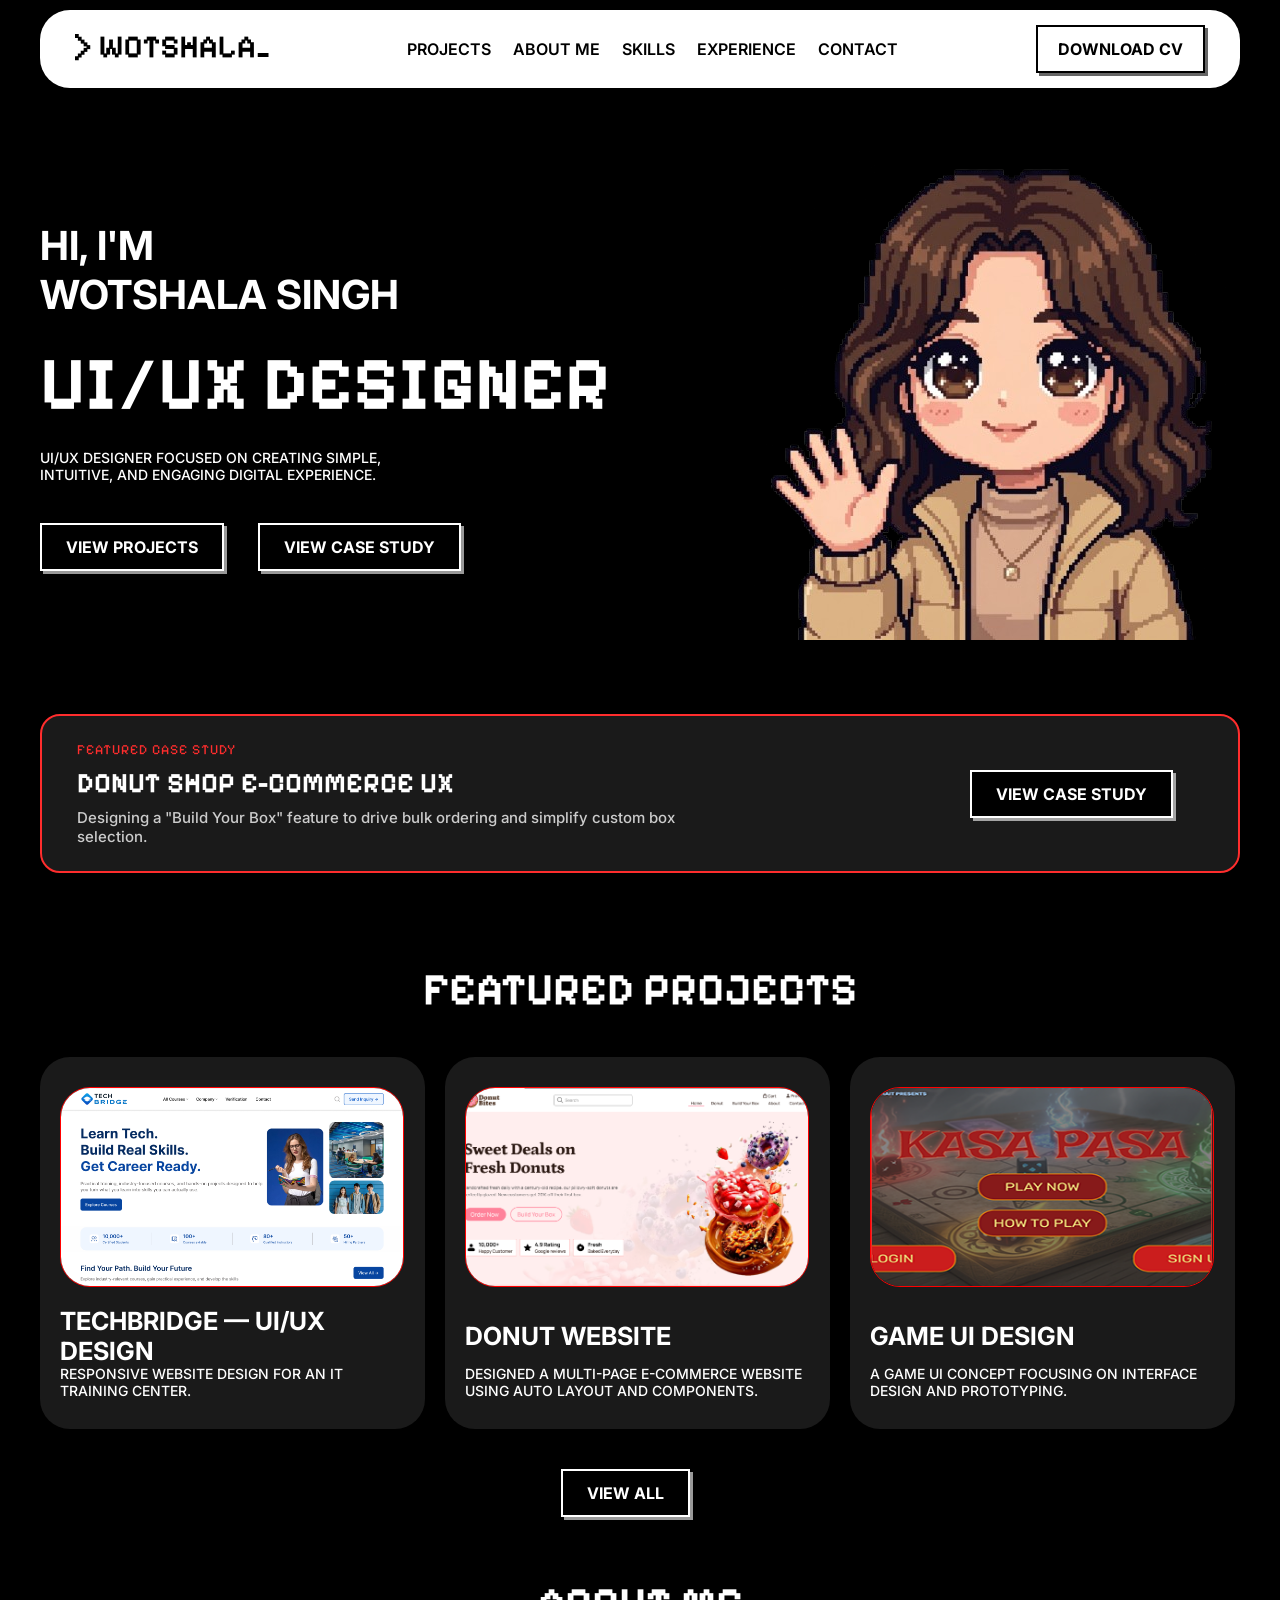
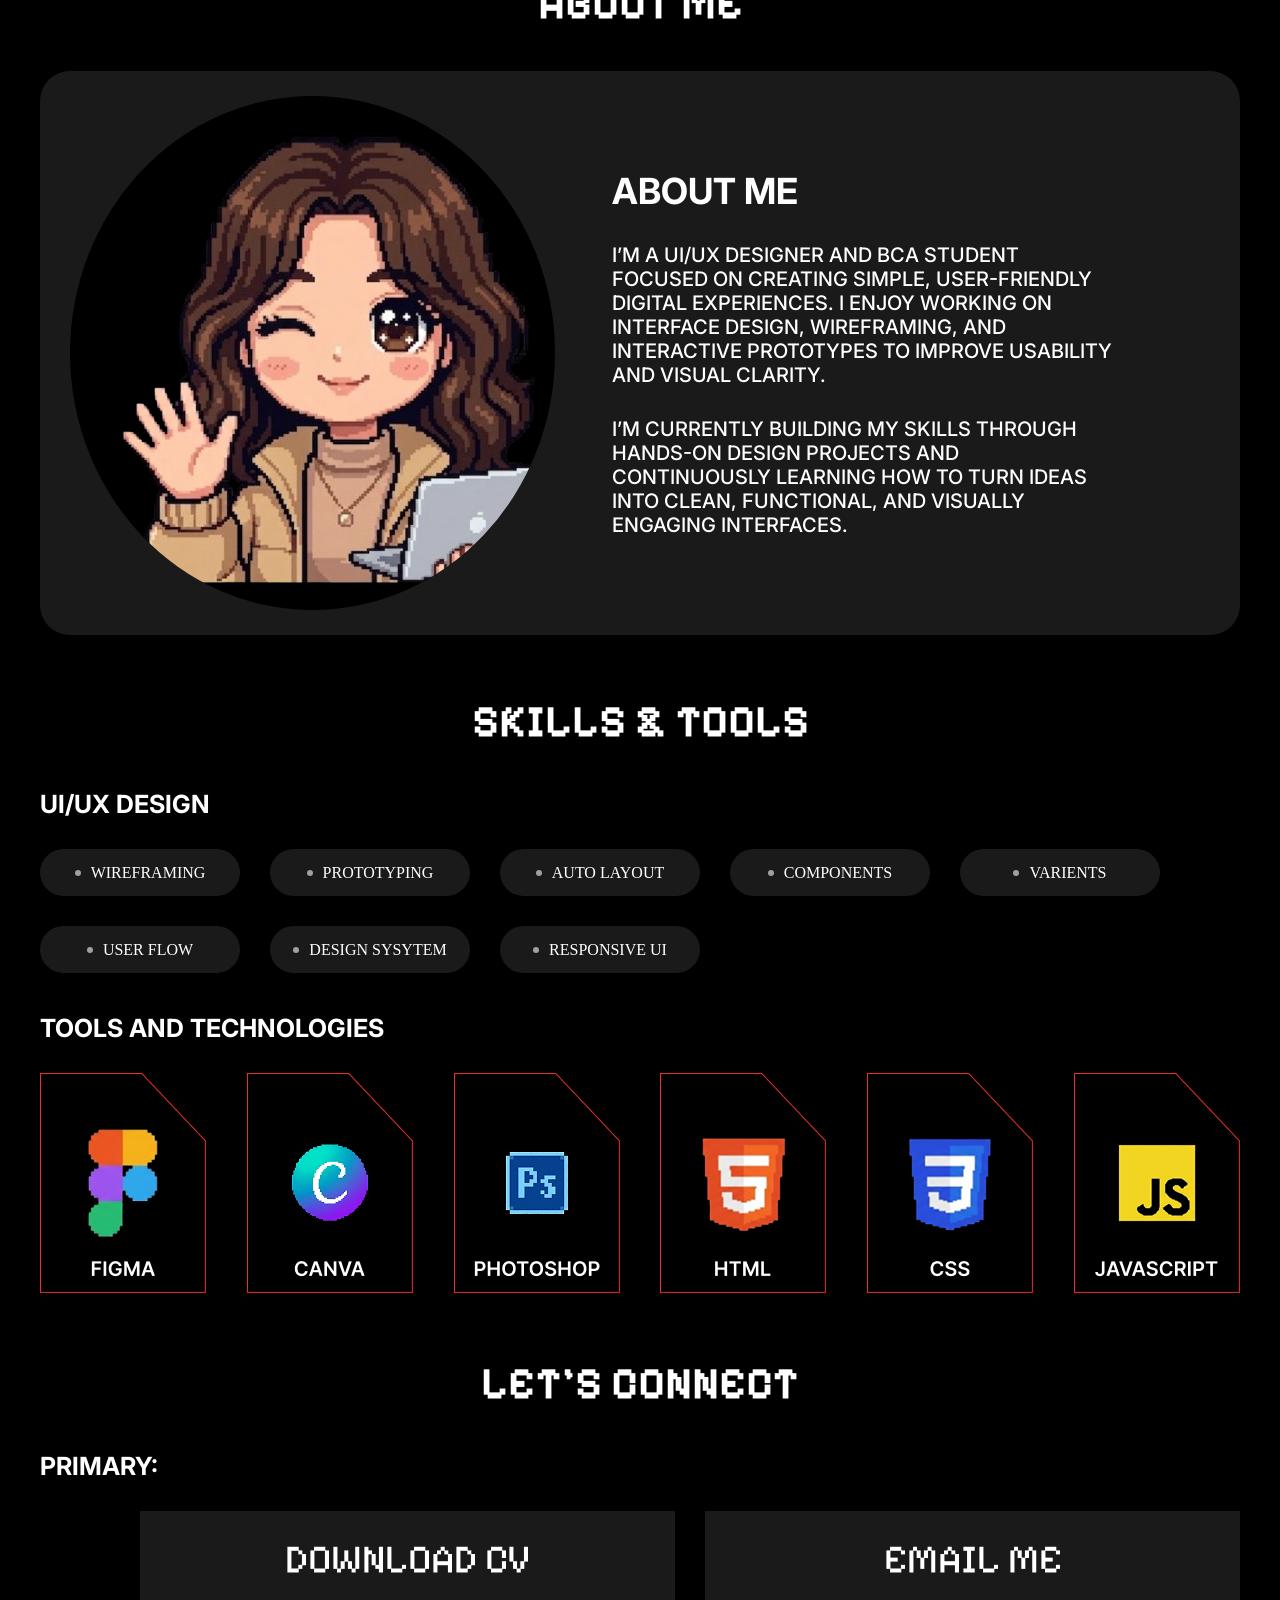
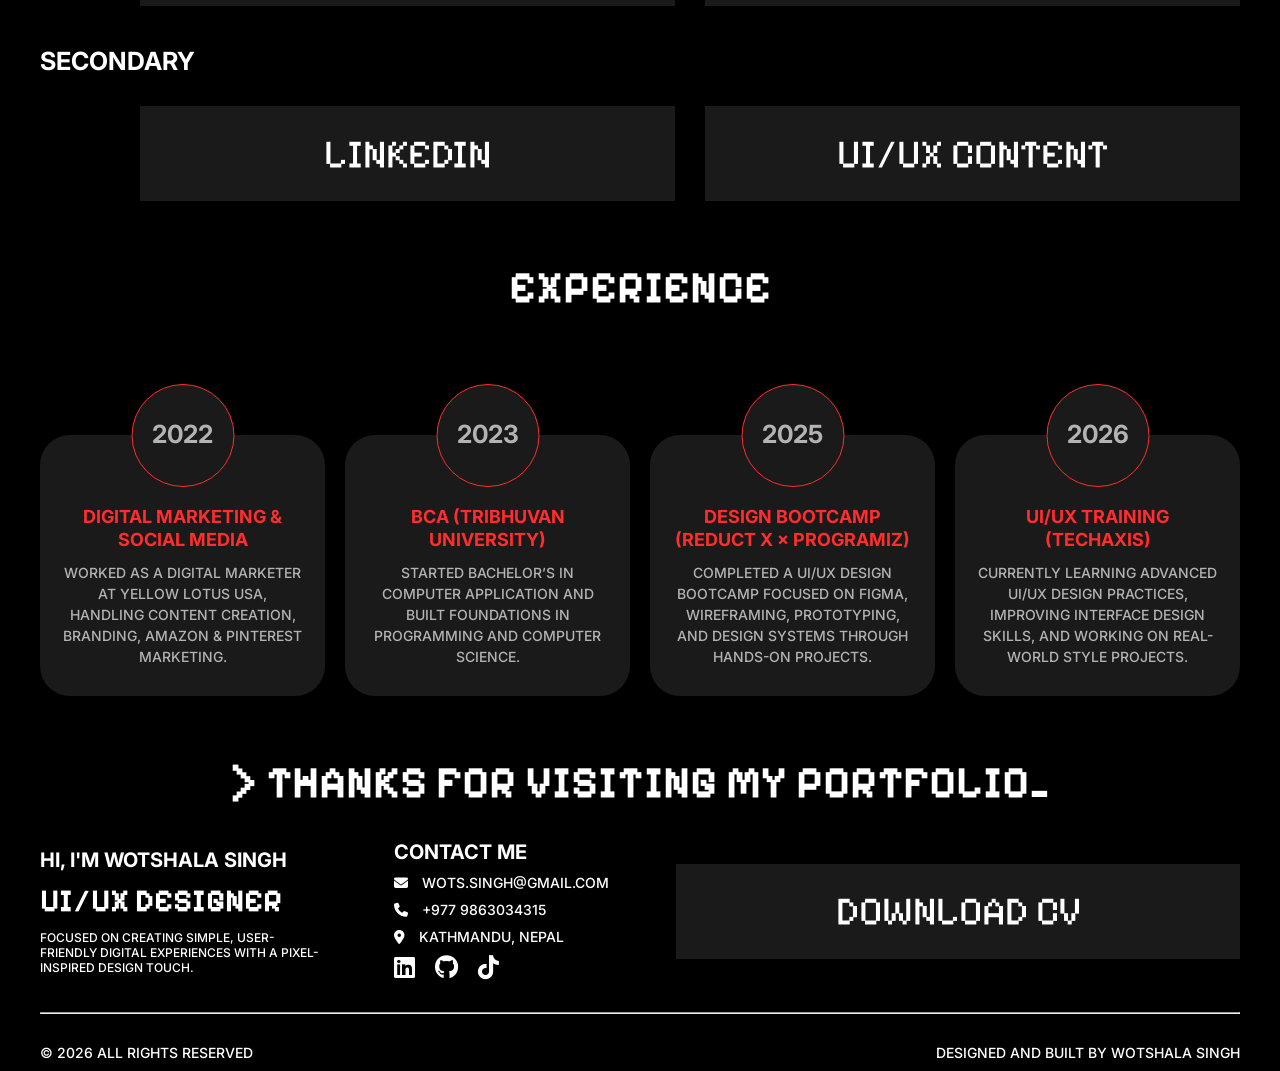
<file: index.html>
<!DOCTYPE html>
<html lang="en">
<head>
    <meta charset="UTF-8">
    <meta name="viewport" content="width=device-width, initial-scale=1.0">
    <link rel="preconnect" href="https://fonts.googleapis.com">
<link rel="preconnect" href="https://fonts.gstatic.com" crossorigin>
<link href="https://fonts.googleapis.com/css2?family=Inter:wght@400;500;600;700&family=Pixelify+Sans:wght@400;500;600;700&display=swap" rel="stylesheet">
<link rel="stylesheet" href="https://cdnjs.cloudflare.com/ajax/libs/font-awesome/6.5.2/css/all.min.css">
    <link rel="stylesheet" href="style.css">
    <script src="script.js"></script>
    <title>My Portfolio</title>
</head>
<body>
    <div class="container">
    <nav class="navbar">
        <div class="logo">
            <img src="assets/images/logo.png" alt="logo">
        </div>
        <ul class="menu">
            <li><a href="projects.html">Projects</a></li>
            <li><a href="#about">About Me</a></li>
            <li><a href="#skills">Skills</a></li>
            <li><a href="#experience">Experience</a></li>
            <li><a href="#contact">Contact</a></li>
        </ul>
            <a href="assets/Wotshala Singh - CV.pdf" download class="nav-btn">
    Download CV
</a>
    </nav>
    
        <section class="hero">
            <div class="hero-text">
                <h2>Hi, I'm <br>Wotshala Singh</h2>
                <h1>UI/Ux Designer</h1>
                <p>UI/UX designer focused on creating simple, intuitive, and engaging digital experience.</p>
               <div class="hero-buttons">
                    <a href="#projects" class="btn">View Projects</a>
                    <a href="case-study.html" class="btn">VIEW CASE STUDY</a>
                </div>

            </div>
            <div class="hero-img">
                <img src="assets/images/me.png" alt="">
            </div>

        </section>
        <!-- Place this immediately after </section> of class="hero" -->
<div class="case-study-banner">
    <div class="cs-content">
        <span class="cs-tag">FEATURED CASE STUDY</span>
        <h3>Donut Shop E-Commerce UX</h3>
        <p>Designing a "Build Your Box" feature to drive bulk ordering and simplify custom box selection.</p>
    </div>
    <a href="case-study.html" class="btn">VIEW CASE STUDY</a>
</div>
        <section class="featured" id="projects">
            <h3>Featured Projects</h3>
            <div class="project-section">
                <a href="https://www.figma.com/design/c3kgLEFLV454n7iindOs1x/Training-Center?node-id=45-231&t=j2LGIFYNLDsam4MR-1"
   class="project-card figma" target="_blank">
    <img src="assets/images/TechBridge.PNG"
         alt="TechBridge website design" class="project-img">
    <h4>TechBridge — UI/UX Design</h4>
    <p>Responsive website design for an IT training center.</p>
</a>
                 <a href="https://www.figma.com/proto/E8J9JEf1CbyE6cIZruC7QV/Donut-Bites?page-id=0%3A1&node-id=24-239&viewport=-265%2C414%2C0.14&t=wW81S4xq5Gc1wgFB-1&scaling=min-zoom&content-scaling=fixed&starting-point-node-id=24%3A239" target="_blank" class="project-card figma">
                    <img src="assets/images/donute.PNG" alt="Donut-website" class="project-img">
                    <h4>Donut Website</h4>
                    <p>Designed a multi-page e-commerce website using Auto Layout and Components.</p>
                </a>
                <a href="https://www.figma.com/design/viQHq7VI77I0lXWskKehPt/Langur-Burja?node-id=0-1&t=ymjbotES6abds46z-1" class="project-card">
                <img src="assets/images/game.png" alt="game ui" class="project-img">
                <h4>game ui design</h4>
                <p>A game UI concept focusing on interface design and prototyping.</p>
                </a>
            </div>
            <a href="projects.html" class="btn viewbtn">View all</a>
        </section>
        <section class="about" id="about">
            <h3>About me</h3>
            <div class="about-section">
                <img src="assets/images/me2.png" alt="me2" class="me2">
                <div class="right-txt">
                <h4>About me</h4>
                <p>I’m a UI/UX designer and BCA student focused on creating simple, user-friendly digital experiences. I enjoy working on interface design, wireframing, and interactive prototypes to improve usability and visual clarity.</p>

                <p>I’m currently building my skills through hands-on design projects and continuously learning how to turn ideas into clean, functional, and visually engaging interfaces.</p>
                </div>
            </div>
        </section>
        <section class="skills" id="skills">
            <h3>Skills & tools</h3>
            <div class="uiux ">
                <h4>UI/UX design</h4>
                <ul>
                    <li>wireframing</li>
                    <li>prototyping</li>
                    <li>auto layout</li>
                    <li>components</li>
                    <li>varients</li>
                    <li>user flow</li>
                    <li>design sysytem</li>
                    <li>responsive ui</li>
                </ul>
            </div>
            <div class="tools">
                <h4>Tools and technologies</h4>
                <div class="tool-grid ">

                <div class="tool-card"><img src="assets/images/figma.png" alt=""></div>
                <div class="tool-card"><img src="assets/images/canva.png" alt=""></div>
                <div class="tool-card"><img src="assets/images/photoshop.png" alt=""></div>
                <div class="tool-card"><img src="assets/images/html.png" alt=""></div>
                <div class="tool-card"><img src="assets/images/css.png" alt=""></div>
                <div class="tool-card"><img src="assets/images/js.png" alt=""></div>

            </div>
            </div>
        </section>
        <section class="connect" id="contact">
            <h3>Let's connect</h3>
            <div class="pri">
                <h4>Primary:</h4>
                <div class="btn2">
                    <a href="assets/Wotshala Singh - CV.pdf" download class="big-btn">
                       Download CV
                    </a>
                    <a href="mailto:wots.singh@gmail.com" class="big-btn">
                         Email me
                    </a>
                </div>
            </div>
            <div class="sec">
                <h4>Secondary</h4>
                <div class="btn2">
                    <a href="https://www.linkedin.com/in/wotshala-singh-136472245" target="_blank" class="big-btn">
                       LinkedIn
                    </a>
                    <a href="https://www.tiktok.com/@design_with_w?_r=1&_t=ZS-97HQxkFeKbV" target="_blank" class="big-btn">
                        UI/UX Content
                    </a>
                </div>
            </div>
        </section>
        <section class="experience" id="experience">
            <h3>Experience</h3>

            <div class="timeline">

                <div class="timeline-card">
                    <p class="year">2022</p>
                    <h4>Digital Marketing & Social Media</h4>
                    <p>Worked as a Digital Marketer at Yellow Lotus USA, handling content creation, branding, Amazon & Pinterest marketing.</p>
                </div>

                <div class="timeline-card">
                    <p class="year">2023</p>
                    <h4>BCA (Tribhuvan University)</h4>
                    <p>Started Bachelor’s in Computer Application and built foundations in programming and computer science.</p>
                </div>

                <div class="timeline-card">
                    <p class="year">2025</p>
                    <h4>Design Bootcamp (Reduct X × Programiz)</h4>
                    <p>Completed a UI/UX design bootcamp focused on Figma, wireframing, prototyping, and design systems through hands-on projects.</p>
                </div>

                <div class="timeline-card">
                    <p class="year">2026</p>
                    <h4>UI/UX Training (TechAxis)</h4>
                    <p>Currently learning advanced UI/UX design practices, improving interface design skills, and working on real-world style projects.</p>
                </div>

        </div>
        </section>
        <footer>
            <h3>> Thanks for visiting my portfolio_</h3>
            <div class="footer-content">
                    <div class="myinfo-footer">
                    <h4>HI, I'M Wotshala Singh</h4>
                    <h3>UI/UX Designer</h3>
                    <p>Focused on creating simple, user-friendly digital experiences with a pixel-inspired design touch.</p>
                </div>
                <div class="contact-info">
                    <h4>Contact me</h4>
                    <p>
                        <a href="mailto:wots.singh@gmail.com">
                            <i class="fa-solid fa-envelope"></i> wots.singh@gmail.com
                        </a>
                    </p>

                    <p>
                        <a href="tel:+9779863034315">
                            <i class="fa-solid fa-phone"></i> +977 9863034315
                        </a>
                    </p>

                    <p>
                        <i class="fa-solid fa-location-dot"></i> Kathmandu, Nepal
                    </p>
                    <div class="social-media">
                   <a href="https://www.linkedin.com/in/wotshala-singh-136472245" target="_blank">
                       <i class="fa-brands fa-linkedin"></i>
                    </a>

                <a href="https://github.com/Wotshala" target="_blank">
                    <i class="fa-brands fa-github"></i>
                </a>

                <a href="https://www.tiktok.com/@design_with_w?_r=1&_t=ZS-97HQxkFeKbV" target="_blank">
                     <i class="fa-brands fa-tiktok"></i>
                </a>
                </div>
                </div>
                
                
                <a href="assets/Wotshala Singh - CV.pdf" download class="big-btn">
                       Download CV
                    </a>
            </div>
            <hr>
            <div class="bottom">
                <p>© 2026 All Rights Reserved</p>
                <p>designed and built by Wotshala Singh</p>
            </div>
    </footer>
    </div>
</body>
</html>
</file>
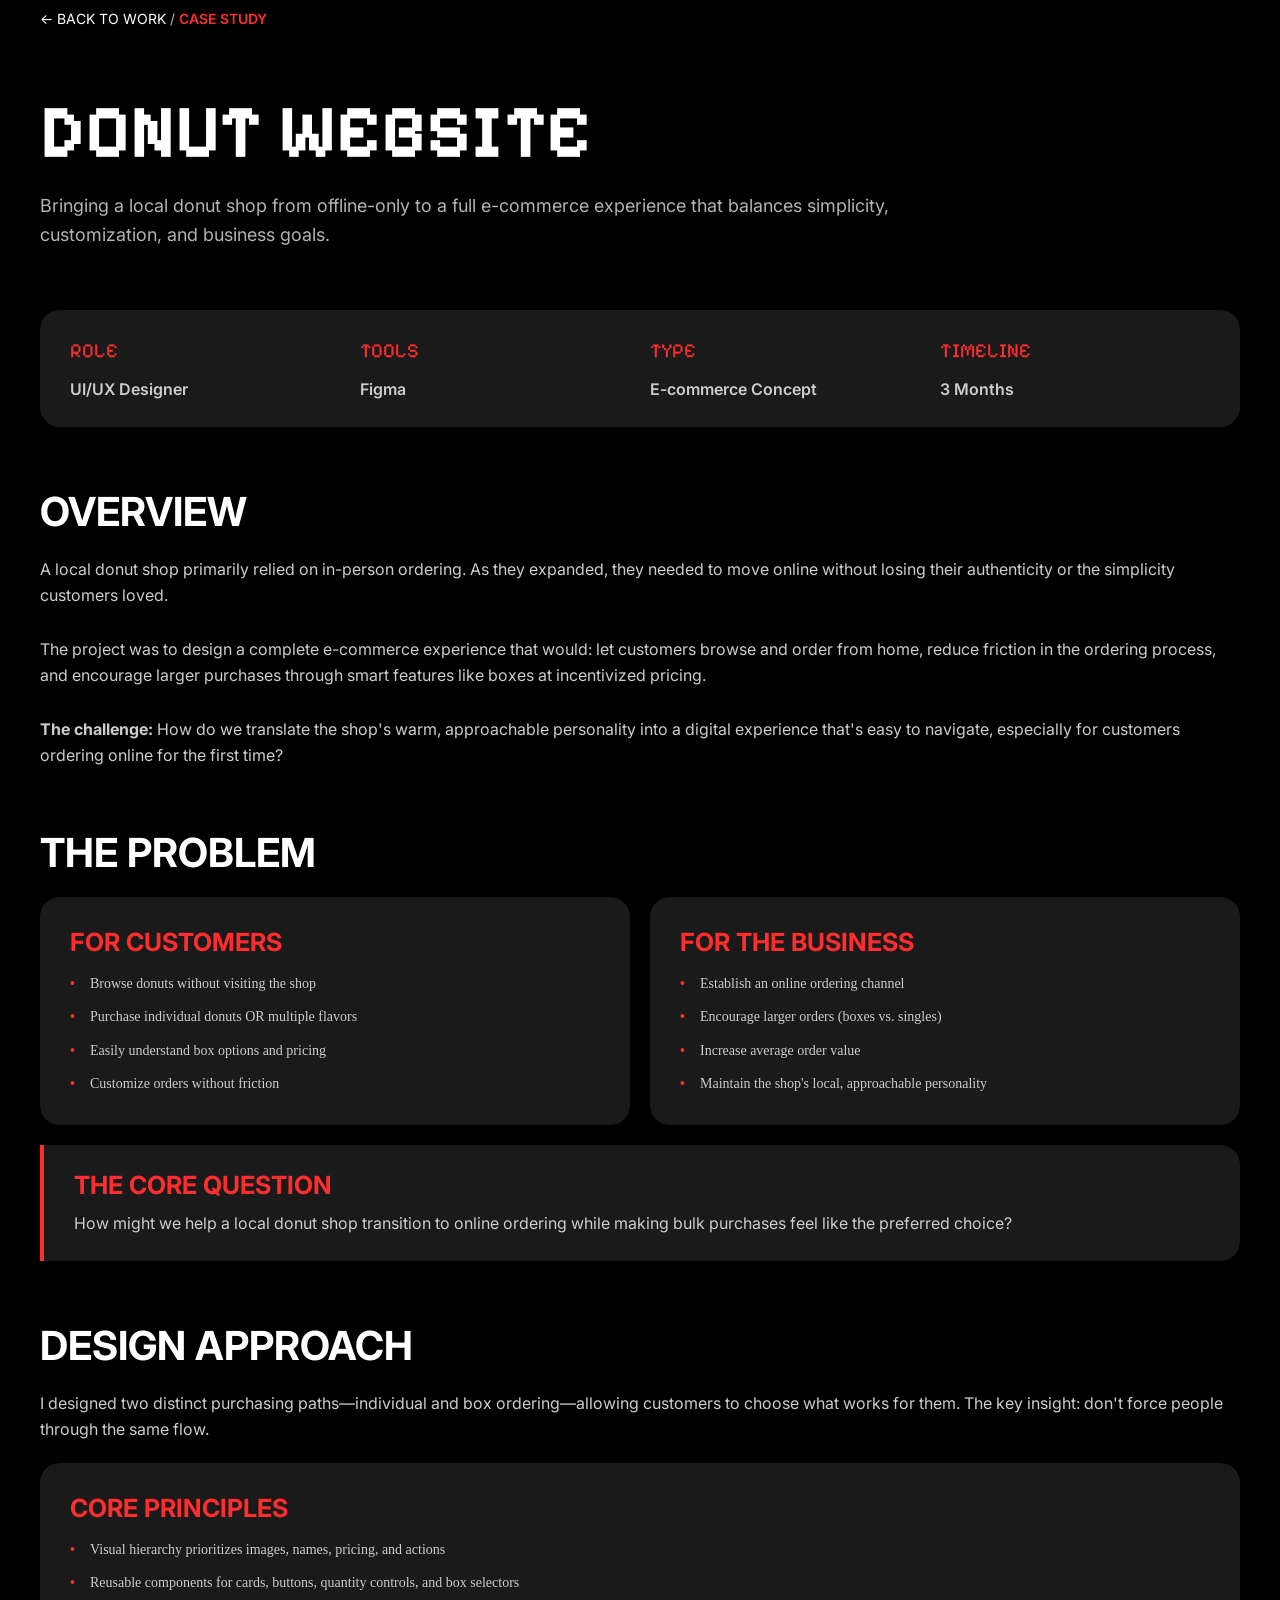
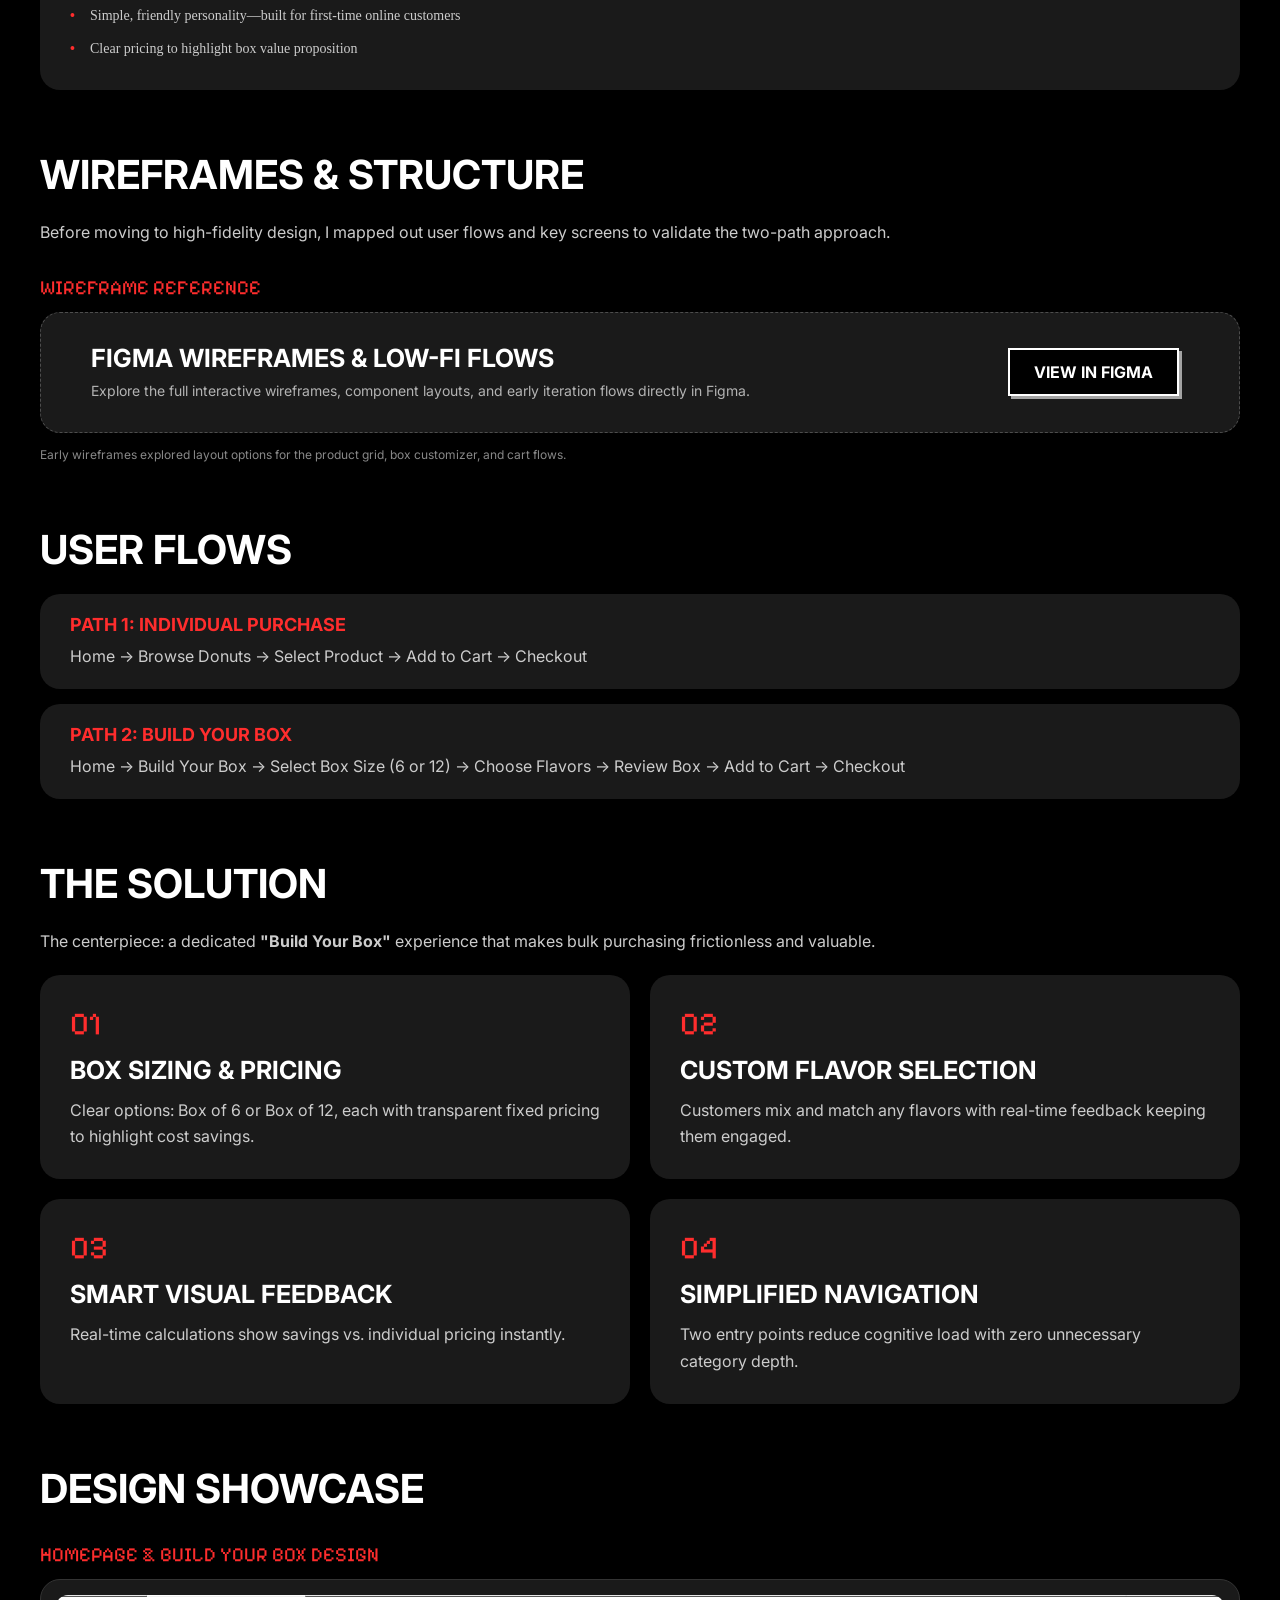
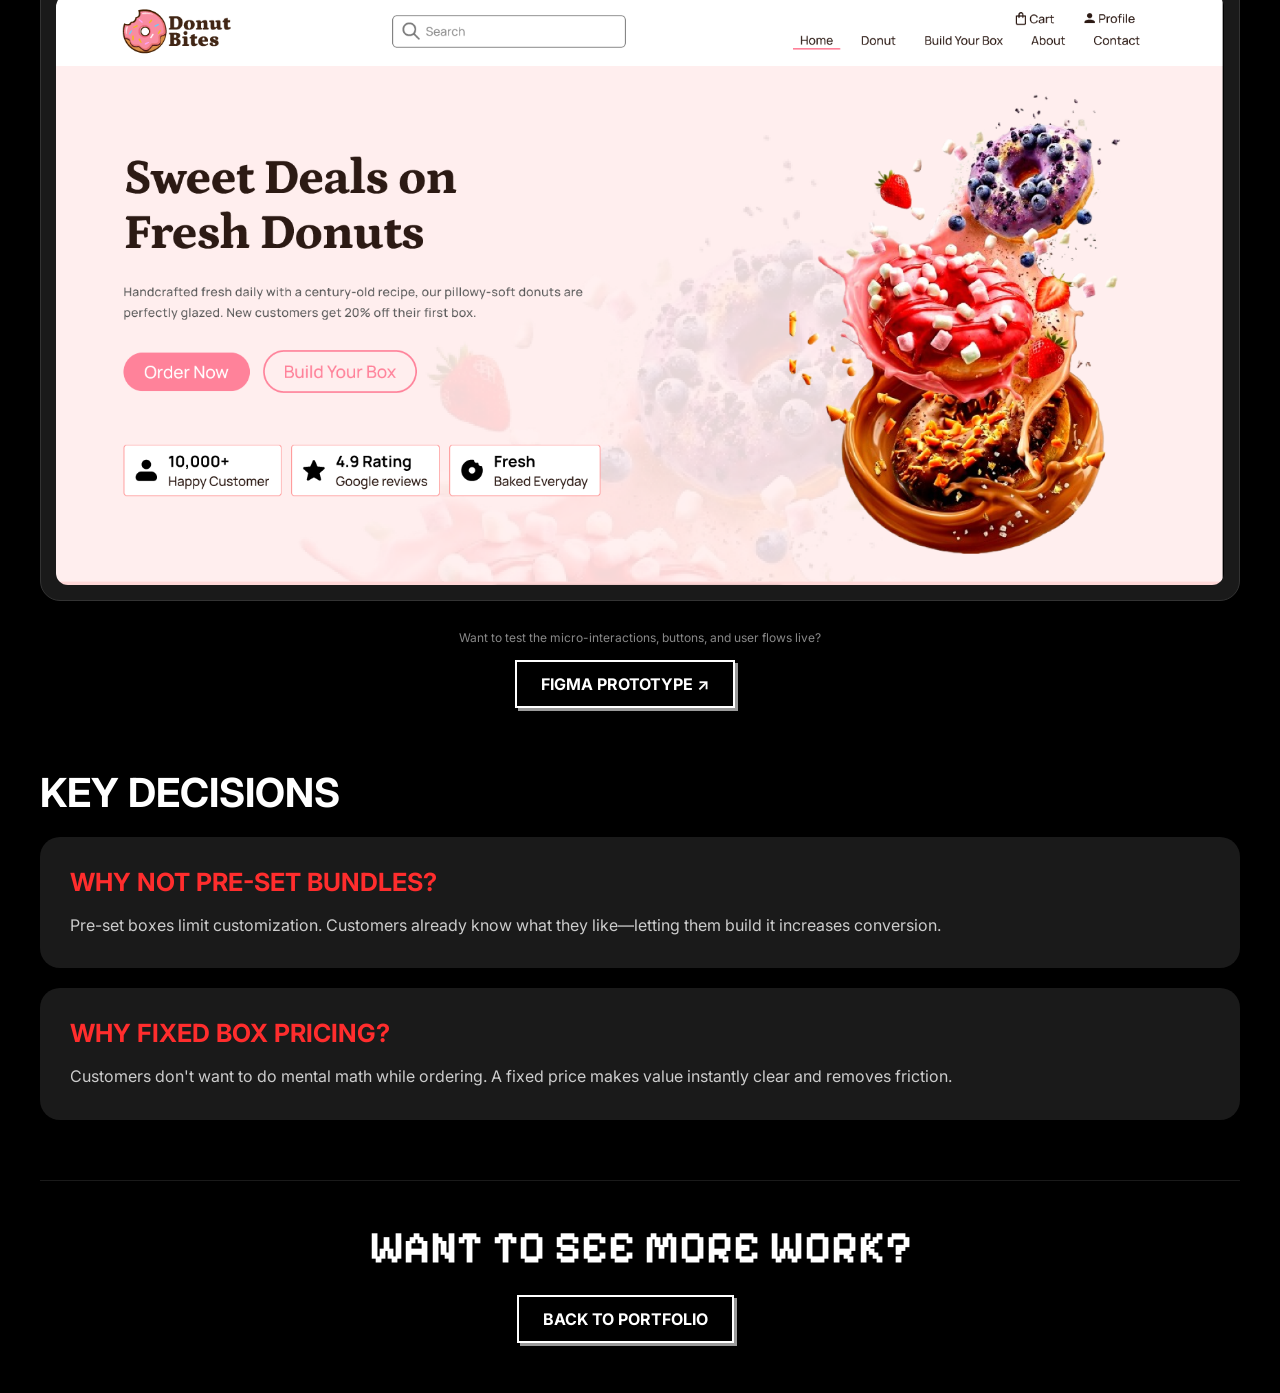
<file: case-study.html>
<!DOCTYPE html>
<html lang="en">
<head>
    <meta charset="UTF-8">
    <meta name="viewport" content="width=device-width, initial-scale=1.0">
    <title>Donut Website - Case Study</title>
    <link rel="preconnect" href="https://fonts.googleapis.com">
    <link rel="preconnect" href="https://fonts.gstatic.com" crossorigin>
    <link href="https://fonts.googleapis.com/css2?family=Inter:wght@400;500;600;700&family=Pixelify+Sans:wght@400;700&display=swap" rel="stylesheet">
    <link rel="stylesheet" href="style.css">
    <style>
    /* Enable normal sentence-case for readable text elements */
p, 
.styled-list li, 
.subtitle, 
.content-block, 
.highlight-box p, 
.flow-path p, 
.card-box p, 
.feature-card p {
    text-transform: none !important; 
    font-size: 16px;                  
    line-height: 1.65;              
    color: #CCCCCC;                 
    font-weight: 400;                
}

/* Maintain clean spacing between paragraphs in content blocks */
.content-block p + p,
.card-box p + p {
    margin-top: 12px;
}

/* Keep metadata & headers uppercase for visual punch */
.meta-label, 
.meta-val, 
.image-label, 
h1, h2, h3, h4, 
.breadcrumb {
    text-transform: uppercase;
}
.case-header {
    display: flex;
    flex-direction: column;
    gap: 15px;
}

.subtitle {
    font-size: 18px;
    color: #b3b3b3;
    line-height: 1.6;
    max-width: 900px;
}

.meta-grid {
    display: grid;
    grid-template-columns: repeat(4, 1fr);
    gap: 20px;
    background-color: #1A1A1A;
    padding: 25px 30px;
    border-radius: 20px;
}

.meta-item {
    display: flex;
    flex-direction: column;
    gap: 8px;
}

.meta-label {
    font-family: 'Pixelify Sans', sans-serif;
    color: #ff2d2d;
    font-size: 20px;
}

.meta-val {
    font-size: 16px;
    font-weight: 600;
}

/* Structural Layouts */
.case-section {
    display: flex;
    flex-direction: column;
    gap: 20px;
}

.content-block {
    display: flex;
    flex-direction: column;
    gap: 15px;
    line-height: 1.6;
    color: #ccc;
}

.two-col-grid,
.solution-grid {
    display: grid;
    grid-template-columns: repeat(2, 1fr);
    gap: 20px;
}

.card-box {
    background-color: #1A1A1A;
    border-radius: 20px;
    padding: 30px;
    display: flex;
    flex-direction: column;
    gap: 15px;
}

.card-box h4 {
    color: #ff2d2d;
}

/* Feature Cards */
.feature-card {
    background: #1A1A1A;
    border-radius: 20px;
    padding: 30px;
    display: flex;
    flex-direction: column;
    gap: 12px;
    position: relative;
}

.feature-num {
    font-family: 'Pixelify Sans', sans-serif;
    font-size: 32px;
    color: #ff2d2d;
}

/* Styled Lists */
.styled-list {
    list-style: none;
    display: flex;
    flex-direction: column;
    gap: 10px;
}

.styled-list li {
    position: relative;
    padding-left: 20px;
    font-size: 14px;
    color: #ccc;
}

.styled-list li::before {
    content: "•";
    color: #ff2d2d;
    font-weight: bold;
    position: absolute;
    left: 0;
}

/* Highlight Box */
.highlight-box {
    background-color: #1A1A1A;
    border-left: 4px solid #ff2d2d;
    border-radius: 0 20px 20px 0;
    padding: 25px 30px;
    display: flex;
    flex-direction: column;
    gap: 10px;
}

.highlight-box h4 {
    color: #ff2d2d;
}

/* Flows */
.flow-container {
    display: flex;
    flex-direction: column;
    gap: 15px;
}

.flow-path {
    background-color: #1A1A1A;
    border-radius: 20px;
    padding: 20px 30px;
    display: flex;
    flex-direction: column;
    gap: 8px;
}

.flow-path h4 {
    color: #ff2d2d;
    font-size: 18px;
}

/* Image Containers & Placeholders */
.image-section {
    display: flex;
    flex-direction: column;
    gap: 12px;
    margin-top: 10px;
}

.image-label {
    font-family: 'Pixelify Sans', sans-serif;
    font-size: 20px;
    color: #ff2d2d;
}

.image-container {
    background-color: #1A1A1A;
    border-radius: 20px;
    border: 1px dashed #4D4D4D;
    padding: 60px 20px;
    display: flex;
    justify-content: center;
    align-items: center;
}

.placeholder-text {
    color: #666;
    font-size: 16px;
}

.image-caption {
    font-size: 12px;
    color: #888;
}

/* Footer CTA */
.case-footer {
    display: flex;
    flex-direction: column;
    align-items: center;
    gap: 20px;
    padding: 40px 0;
    border-top: 1px solid #1A1A1A;
}

/* Mobile Responsiveness for Case Study Elements */
@media (max-width: 768px) {
    .meta-grid,
    .two-col-grid,
    .solution-grid {
        grid-template-columns: 1fr;
    }
    
    .case-header h1 {
        font-size: 42px;
    }
}
    </style>
</head>
<body>
    <div class="container">
        <!-- Navigation / Breadcrumb -->
        <nav class="breadcrumb">
            <a href="index.html">← BACK TO WORK</a> / <span>CASE STUDY</span>
        </nav>

        <!-- Header -->
        <header class="case-header">
            <h1>DONUT WEBSITE</h1>
            <p class="subtitle">Bringing a local donut shop from offline-only to a full e-commerce experience that balances simplicity, customization, and business goals.</p>
        </header>

        <!-- Metadata Grid -->
        <div class="meta-grid">
            <div class="meta-item">
                <p class="meta-label">ROLE</p>
                <p class="meta-val">UI/UX Designer</p>
            </div>
            <div class="meta-item">
                <p class="meta-label">TOOLS</p>
                <p class="meta-val">Figma</p>
            </div>
            <div class="meta-item">
                <p class="meta-label">TYPE</p>
                <p class="meta-val">E-commerce Concept</p>
            </div>
            <div class="meta-item">
                <p class="meta-label">TIMELINE</p>
                <p class="meta-val">3 Months</p>
            </div>
        </div>

        <!-- Overview Section -->
        <section class="case-section">
            <h2>OVERVIEW</h2>
            <div class="content-block">
               <p>A local donut shop primarily relied on in-person ordering. As they expanded, they needed to move online without losing their authenticity or the simplicity customers loved.</p>
            <p>The project was to design a complete e-commerce experience that would: let customers browse and order from home, reduce friction in the ordering process, and encourage larger purchases through smart features like boxes at incentivized pricing.</p>
            <p><strong>The challenge:</strong> How do we translate the shop's warm, approachable personality into a digital experience that's easy to navigate, especially for customers ordering online for the first time?</p>
            </div>
        </section>

        <!-- The Problem -->
        <section class="case-section">
            <h2>THE PROBLEM</h2>
            <div class="two-col-grid">
                <div class="card-box">
                    <h4>FOR CUSTOMERS</h4>
                    <ul class="styled-list">
                        <li>Browse donuts without visiting the shop</li>
                        <li>Purchase individual donuts OR multiple flavors</li>
                        <li>Easily understand box options and pricing</li>
                        <li>Customize orders without friction</li>
                    </ul>
                </div>
                <div class="card-box">
                    <h4>FOR THE BUSINESS</h4>
                    <ul class="styled-list">
                        <li>Establish an online ordering channel</li>
                        <li>Encourage larger orders (boxes vs. singles)</li>
                        <li>Increase average order value</li>
                        <li>Maintain the shop's local, approachable personality</li>
                    </ul>
                </div>
            </div>

            <div class="highlight-box">
                <h4>THE CORE QUESTION</h4>
                <p>How might we help a local donut shop transition to online ordering while making bulk purchases feel like the preferred choice?</p>
            </div>
        </section>

        <!-- Design Approach -->
        <section class="case-section">
            <h2>DESIGN APPROACH</h2>
            <div class="content-block">
                <p>I designed two distinct purchasing paths—individual and box ordering—allowing customers to choose what works for them. The key insight: don't force people through the same flow.</p>
            </div>
            
            <div class="card-box">
                <h4>CORE PRINCIPLES</h4>
                <ul class="styled-list">
                    <li>Visual hierarchy prioritizes images, names, pricing, and actions</li>
                    <li>Reusable components for cards, buttons, quantity controls, and box selectors</li>
                    <li>Simple, friendly personality—built for first-time online customers</li>
                    <li>Clear pricing to highlight box value proposition</li>
                </ul>
            </div>
        </section>

        <!-- Wireframes Section -->
        <section class="case-section">
    <h2>WIREFRAMES & STRUCTURE</h2>
    <p>Before moving to high-fidelity design, I mapped out user flows and key screens to validate the two-path approach.</p>
    
    <div class="image-section">
        <div class="image-label">WIREFRAME REFERENCE</div>
        
        <!-- Interactive Link Card -->
        <div class="wireframe-link-card">
            <div class="wireframe-info">
                <i class="fa-brands fa-figma wireframe-icon"></i>
                <div>
                    <h4>FIGMA WIREFRAMES & LOW-FI FLOWS</h4>
                    <p>Explore the full interactive wireframes, component layouts, and early iteration flows directly in Figma.</p>
                </div>
            </div>
            <a href="https://www.figma.com/board/ut7hfhhKin2OXHNRMLIflK/Untitled?node-id=0-1&t=dcKColr9Bo4GSZio-1" target="_blank" class="btn">
                VIEW IN FIGMA <i class="fa-solid fa-arrow-up-right-from-square"></i>
            </a>
        </div>

        <p class="image-caption">Early wireframes explored layout options for the product grid, box customizer, and cart flows.</p>
    </div>
</section>

        <!-- User Flows -->
        <section class="case-section">
            <h2>USER FLOWS</h2>
            <div class="flow-container">
                <div class="flow-path">
                    <h4>PATH 1: INDIVIDUAL PURCHASE</h4>
                    <p>Home → Browse Donuts → Select Product → Add to Cart → Checkout</p>
                </div>
                <div class="flow-path">
                    <h4>PATH 2: BUILD YOUR BOX</h4>
                    <p>Home → Build Your Box → Select Box Size (6 or 12) → Choose Flavors → Review Box → Add to Cart → Checkout</p>
                </div>
            </div>
        </section>

        <!-- The Solution -->
        <section class="case-section">
            <h2>THE SOLUTION</h2>
            <p>The centerpiece: a dedicated <strong>"Build Your Box"</strong> experience that makes bulk purchasing frictionless and valuable.</p>

            <div class="solution-grid">
                <div class="feature-card">
                    <div class="feature-num">01</div>
                    <h4>BOX SIZING & PRICING</h4>
                    <p>Clear options: Box of 6 or Box of 12, each with transparent fixed pricing to highlight cost savings.</p>
                </div>
                <div class="feature-card">
                    <div class="feature-num">02</div>
                    <h4>CUSTOM FLAVOR SELECTION</h4>
                    <p>Customers mix and match any flavors with real-time feedback keeping them engaged.</p>
                </div>
                <div class="feature-card">
                    <div class="feature-num">03</div>
                    <h4>SMART VISUAL FEEDBACK</h4>
                    <p>Real-time calculations show savings vs. individual pricing instantly.</p>
                </div>
                <div class="feature-card">
                    <div class="feature-num">04</div>
                    <h4>SIMPLIFIED NAVIGATION</h4>
                    <p>Two entry points reduce cognitive load with zero unnecessary category depth.</p>
                </div>
            </div>
        </section>

        <!-- Design System / Showcase -->
        
    
    <section class="case-section">
    <h2>DESIGN SHOWCASE</h2>
    
    <div class="image-section">
        <div class="image-label">HOMEPAGE & BUILD YOUR BOX DESIGN</div>
        
        <!-- High-res PNG export from Figma -->
        <div class="showcase-card">
            <img src="assets/images/donute.PNG" alt="Donut Bites Design Showcase" class="showcase-img">
        </div>

        <div class="prototype-fallback-link">
            <p class="image-caption">Want to test the micro-interactions, buttons, and user flows live?</p>
            <a href="https://www.figma.com/proto/E8J9JEf1CbyE6cIZruC7QV/Donut-Bites?node-id=24-239&p=f&viewport=-116%2C285%2C0.05&t=RR3Iw0VVlTYsoD5x-1&scaling=contain&content-scaling=fixed&starting-point-node-id=24%3A239&page-id=0%3A1" target="_blank" class="btn">
                FIGMA PROTOTYPE ↗
            </a>
        </div>
    </div>
</section>


        <!-- Key Design Decisions -->
        <section class="case-section">
            <h2>KEY DECISIONS</h2>
            <div class="card-box">
                <h4>WHY NOT PRE-SET BUNDLES?</h4>
                <p>Pre-set boxes limit customization. Customers already know what they like—letting them build it increases conversion.</p>
            </div>
            <div class="card-box">
                <h4>WHY FIXED BOX PRICING?</h4>
                <p>Customers don't want to do mental math while ordering. A fixed price makes value instantly clear and removes friction.</p>
            </div>
        </section>

        <!-- Footer Call-to-Action -->
        <footer class="case-footer">
            <h3>WANT TO SEE MORE WORK?</h3>
            <a href="index.html" class="btn">BACK TO PORTFOLIO</a>
        </footer>
    </div>
</body>
</html>
</file>
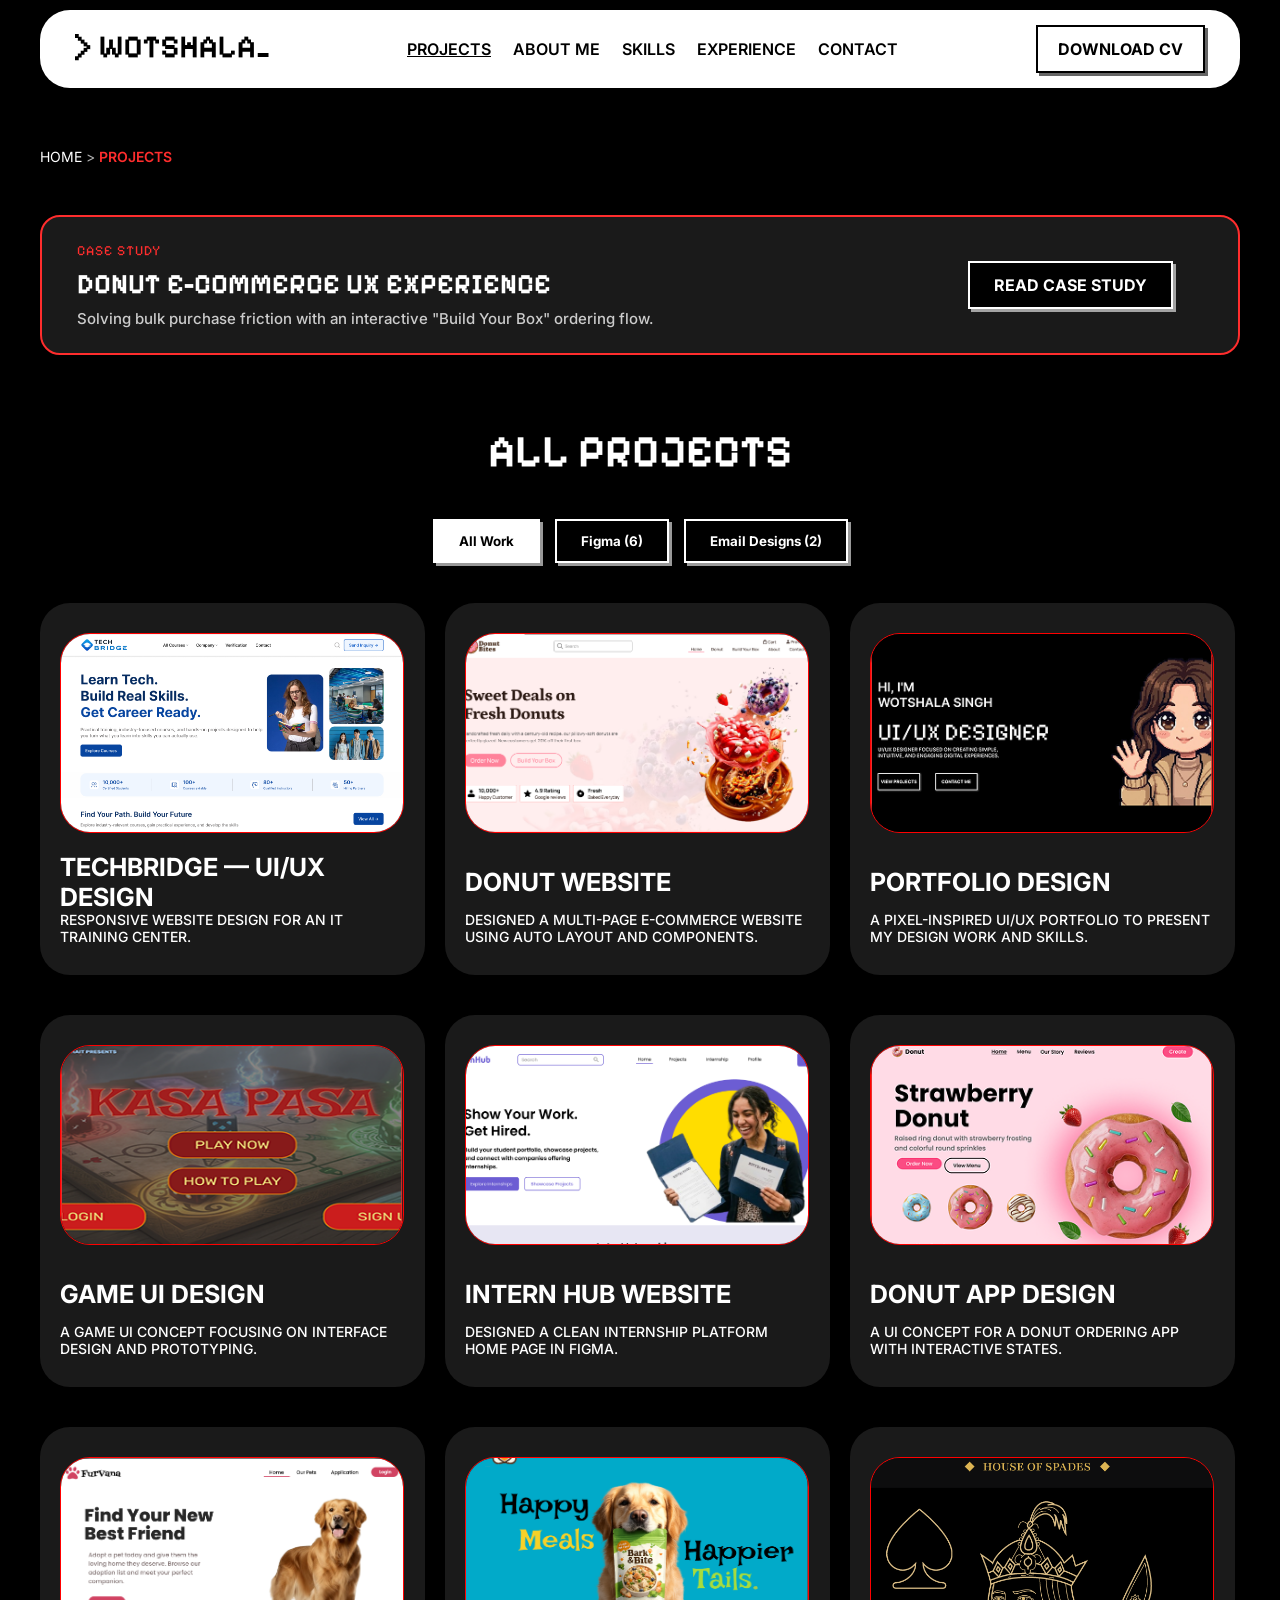
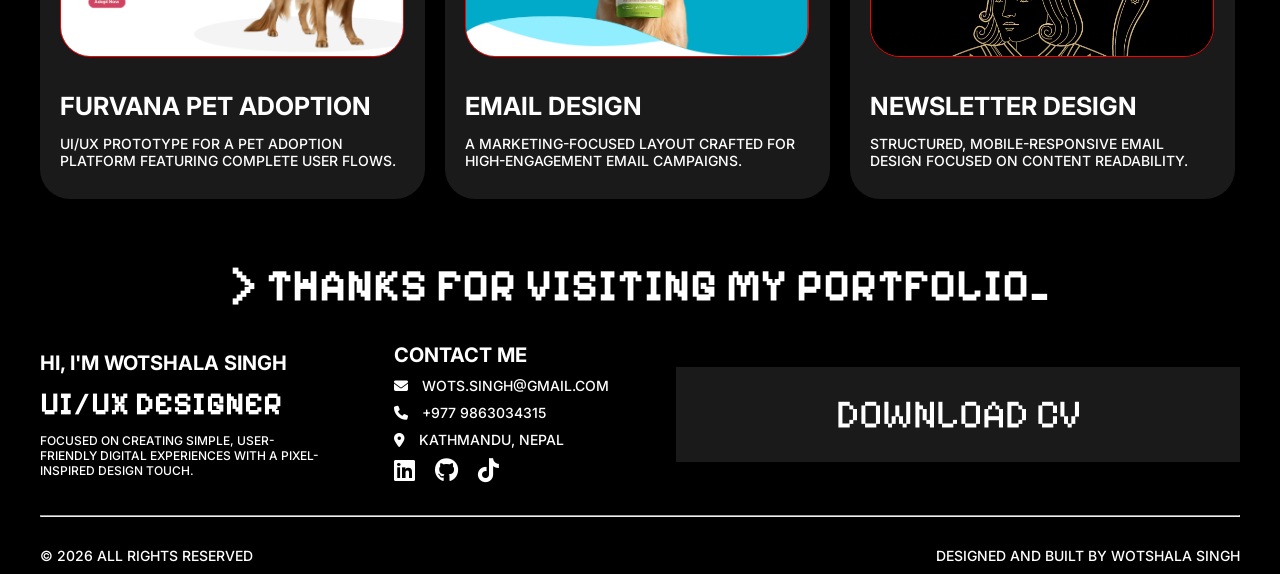
<file: projects.html>
<!DOCTYPE html>
<html lang="en">
<head>
    <meta charset="UTF-8">
    <meta name="viewport" content="width=device-width, initial-scale=1.0">
    <link rel="preconnect" href="https://fonts.googleapis.com">
    <link rel="preconnect" href="https://fonts.gstatic.com" crossorigin>
    <link href="https://fonts.googleapis.com/css2?family=Inter:wght@400;500;600;700&family=Pixelify+Sans:wght@400;500;600;700&display=swap" rel="stylesheet">
    <link rel="stylesheet" href="https://cdnjs.cloudflare.com/ajax/libs/font-awesome/6.5.2/css/all.min.css">
    <link rel="stylesheet" href="style.css">
    <script src="script.js" defer></script>
    <title>All Projects | Wotshala Singh</title>
</head>
<body>
    <div class="container">
        <nav class="navbar">
            <div class="logo">
                <a href="index.html"><img src="assets/images/logo.png" alt="logo"></a>
            </div>
            <ul class="menu">
                
                <li><a href="projects.html" style="text-decoration: underline;">Projects</a></li>
                <li><a href="index.html#about">About Me</a></li>
                <li><a href="index.html#skills">Skills</a></li>
                <li><a href="index.html#experience">Experience</a></li>
                <li><a href="index.html#contact">Contact</a></li>
            </ul>
            <a href="assets/Wotshala Singh - CV.pdf" download class="nav-btn">
                Download CV
            </a>
        </nav>

        <section class="featured">
            
            <div class="breadcrumb">
                <a href="index.html">Home</a> &gt; <span>Projects</span>
            </div>
            <div class="case-study-banner featured-card-banner">
        <div class="cs-content">
            <span class="cs-tag">CASE STUDY</span>
            <h3>Donut E-Commerce UX Experience</h3>
            <p>Solving bulk purchase friction with an interactive "Build Your Box" ordering flow.</p>
        </div>
        <a href="case-study.html" class="btn">READ CASE STUDY</a>
    </div>

            <h3>All Projects</h3>

            <div class="filter-container">
                <button class="btn filter-btn active" data-filter="all">All Work</button>
                <button class="btn filter-btn" data-filter="figma">Figma (6)</button>
                <button class="btn filter-btn" data-filter="email">Email Designs (2)</button>
            </div>

            <div class="project-section">
                <a href="https://www.figma.com/design/c3kgLEFLV454n7iindOs1x/Training-Center?node-id=45-231&t=j2LGIFYNLDsam4MR-1"
   class="project-card figma" target="_blank">
    <img src="assets/images/TechBridge.PNG"
         alt="TechBridge website design" class="project-img">
    <h4>TechBridge — UI/UX Design</h4>
    <p>Responsive website design for an IT training center.</p>
</a>
                <a href="https://www.figma.com/proto/E8J9JEf1CbyE6cIZruC7QV/Donut-Bites?page-id=0%3A1&node-id=24-239&viewport=-265%2C414%2C0.14&t=wW81S4xq5Gc1wgFB-1&scaling=min-zoom&content-scaling=fixed&starting-point-node-id=24%3A239" target="_blank" class="project-card figma">
                    <img src="assets/images/donute.PNG" alt="Donut-website" class="project-img">
                    <h4>Donut Website</h4>
                    <p>Designed a multi-page e-commerce website using Auto Layout and Components.</p>
                </a>
                <a href="https://www.figma.com/proto/2cdJKywrgpeInQBDxuBvLx/Untitled?page-id=0%3A1&node-id=1-2&viewport=328%2C262%2C0.66&t=RFM4IktuKnVupVz0-1&scaling=min-zoom&content-scaling=fixed&starting-point-node-id=1%3A2" target="_blank" class="project-card figma">
                    <img src="assets/images/portfolio.png" alt="portfolio" class="project-img">
                    <h4>Portfolio design</h4>
                    <p>A pixel-inspired ui/ux portfolio to present my design work and skills.</p>
                </a>

                

            
            </div>

            <div class="project-section">
                <a href="https://www.figma.com/design/viQHq7VI77I0lXWskKehPt/Langur-Burja?node-id=0-1&t=ymjbotES6abds46z-1" target="_blank" class="project-card figma">
                    <img src="assets/images/game.png" alt="game ui" class="project-img">
                    <h4>game ui design</h4>
                    <p>A game UI concept focusing on interface design and prototyping.</p>
                </a>
                <a href="https://www.figma.com/proto/1hcK2BSA5IWElwAx9APsOw/Internhub?node-id=1-2&p=f&viewport=143%2C187%2C0.13&t=cIn08usxQynjxfcE-1&scaling=min-zoom&content-scaling=fixed&page-id=0%3A1" target="_blank" class="project-card figma">
                    <img src="assets/images/intern.png" alt="twakka acchar" class="project-img">
                    <h4>Intern Hub Website</h4>
                    <p>Designed a clean internship platform home page in Figma.</p>
                </a>
                

                <a href="https://www.figma.com/proto/V7roX8u0ZHIT8fu7A24adP/Untitled?node-id=1-5&p=f&t=R1ospAHjJfrKmMzH-1&scaling=min-zoom&content-scaling=fixed&page-id=0%3A1&starting-point-node-id=1%3A5" target="_blank" class="project-card figma">
                    <img src="assets/images/donut.png" alt="donut-app" class="project-img">
                    <h4>Donut App design</h4>
                    <p>A UI concept for a donut ordering app with interactive states.</p>
                </a>

                
            </div>
            

            <div class="project-section">
                <a href="https://www.figma.com/proto/Gw0wAmMmyySz9Q6a9Lrpgc/FurVana-final?node-id=2-2&p=f&viewport=280%2C65%2C0.06&t=bsYhxmyHwancG7hn-1&scaling=contain&content-scaling=fixed&starting-point-node-id=2%3A2&page-id=0%3A1" target="_blank" class="project-card figma">
                    <img src="assets/images/furvana.PNG" alt="furvana" class="project-img">
                    <h4>Furvana Pet Adoption</h4>
                    <p>UI/UX prototype for a pet adoption platform featuring complete user flows.</p>
                </a>
                <a href="https://www.figma.com/proto/JQzuhygyZZPoRDwPJFsOU8/Email-Design?node-id=20-164&p=f&viewport=411%2C102%2C0.22&t=ccg5D7vlfSaLfntv-1&scaling=min-zoom&content-scaling=fixed&page-id=0%3A1" target="_blank" class="project-card email">
                    <img src="assets/images/email.PNG" alt="email promo" class="project-img">
                    <h4>Email design</h4>
                    <p>A marketing-focused layout crafted for high-engagement email campaigns.</p>
                </a>

                <a href="https://www.figma.com/proto/JQzuhygyZZPoRDwPJFsOU8/Email-Design?node-id=25-300&p=f&viewport=411%2C102%2C0.22&t=ccg5D7vlfSaLfntv-1&scaling=scale-down-width&content-scaling=fixed&page-id=0%3A1" target="_blank" class="project-card email">
                    <img src="assets/images/email1.PNG" alt="email newsletter" class="project-img">
                    <h4>Newsletter design</h4>
                    <p>Structured, mobile-responsive email design focused on content readability.</p>
                </a>
            </div>

        </section>

        <footer>
            <h3>> Thanks for visiting my portfolio_</h3>
            <div class="footer-content">
                <div class="myinfo-footer">
                    <h4>HI, I'M Wotshala Singh</h4>
                    <h3>UI/UX Designer</h3>
                    <p>Focused on creating simple, user-friendly digital experiences with a pixel-inspired design touch.</p>
                </div>
                <div class="contact-info">
                    <h4>Contact me</h4>
                    <p>
                        <a href="mailto:wots.singh@gmail.com">
                            <i class="fa-solid fa-envelope"></i> wots.singh@gmail.com
                        </a>
                    </p>
                    <p>
                        <a href="tel:+9779863034315">
                            <i class="fa-solid fa-phone"></i> +977 9863034315
                        </a>
                    </p>
                    <p>
                        <i class="fa-solid fa-location-dot"></i> Kathmandu, Nepal
                    </p>
                    <div class="social-media">
                        <a href="https://www.linkedin.com/in/wotshala-singh-136472245" target="_blank">
                            <i class="fa-brands fa-linkedin"></i>
                        </a>
                        <a href="https://github.com/Wotshala" target="_blank">
                            <i class="fa-brands fa-github"></i>
                        </a>
                        <a href="https://www.tiktok.com/@design_with_w?_r=1&_t=ZS-97HQxkFeKbV" target="_blank">
                            <i class="fa-brands fa-tiktok"></i>
                        </a>
                    </div>
                </div>
                <a href="assets/Wotshala Singh - CV.pdf" download class="big-btn">
                    Download CV
                </a>
            </div>
            <hr>
            <div class="bottom">
                <p>© 2026 All Rights Reserved</p>
                <p>designed and built by Wotshala Singh</p>
            </div>
        </footer>
    </div>
</body>
</html>
</file>
<file: style.css>
*{
    margin: 0;
    padding: 0;
    box-sizing: border-box;
    
}
html {
    scroll-behavior: smooth;
}
body{
    background-color: black;
    margin: 0;
    display: flex;
    justify-content: center;
    
    
}
h1{
    font-family: 'Pixelify Sans', sans-serif;
    font-size: 75px;
}
h2{
    font-family: 'Inter', sans-serif;
    font-size: 40px;
}
h3{
    font-family: 'Pixelify Sans', sans-serif;
    font-size: 45px;
    text-align: center;
}
h4{
   font-size:25px; 
   font-family: 'Inter', sans-serif;
}
p{
   font-size: 14px;
    font-weight: 500;
    font-family: 'Inter', sans-serif;
    
}
section{
    display: flex;
    flex-direction: column;
    gap: 40px;
}
.container{
    width: 1360px;
    padding: 10px 80px;
    text-transform: uppercase;
    color: white;
    display: flex;
    flex-direction: column;
    justify-content: center;
    gap: 60px;
}
 /* .container {
    width: 1200px;
    margin: 0 auto;
    padding: 10px 0;
    text-transform: uppercase;
    color: white;
    display: flex;
    flex-direction: column;
    justify-content: center;
    gap: 60px;
} */
 .hero-buttons{
    margin-top: 20px;
 }
.btn{
     padding: 12px 20px;
    border: 2px solid white;
    background-color: black;
    color: white;
    font-family: 'Inter', sans-serif;
    font-weight: bold;
    cursor: pointer;
    border-radius: 0px;
    box-shadow: 3px 3px 0 rgba(255, 255, 255, 0.6);
    margin-right: 30px;
    width: 140px;
    text-decoration: none;
}
.btn:hover{
    background-color: #4D4D4D;

}
.nav-btn,
.big-btn {
    display: inline-flex;
    align-items: center;
    justify-content: center;
    text-decoration: none;
    
}
.navbar{
    display: flex;
    justify-content: space-between;
    align-items: center;
    border-radius: 30px;
    background-color: white;
    padding: 15px 35px;
    position: sticky;
}
.logo{
    
    width: auto;
}
.menu{
    display: flex;
    justify-content: space-between;
    align-items: center;
    gap: 22px;
    list-style: none;

}
.menu li a{
    text-decoration: none;
    color: black;
    font-size: 16px;
    font-weight: 600;
    font-family: 'Inter', sans-serif;
    text-transform: uppercase;
    

}
.menu li a:hover{
    text-decoration: underline;
}

.nav-btn{
    padding: 12px 20px;
    border: 2px solid black;
    background-color: white;
    font-family: 'Inter', sans-serif;
    font-weight: bold;
    cursor: pointer;
    border-radius: 0px;
    box-shadow: 3px 3px 0 rgba(0,0,0,0.6);
    color: black;

}
.nav-btn:hover{
    background-color: #4D4D4D;
}
.hero{
    display: flex;
    flex-direction: row;
    justify-content: space-between;
    align-items: center;
}
.hero-text{
    display: flex;
    flex-direction: column;
    gap: 20px;
}
.hero-text p{
    width: 400px;
}
/* .featured{
    display: flex;
    flex-direction: column;
    gap: 40px; 
} */

.project-section {
    display: flex;
    justify-content: flex-start; /* Aligns cards to the left side */
    gap: 20px;                 /* Creates uniform spacing between cards */
    flex-wrap: wrap;             /* Allows cards to wrap cleanly on smaller screens */
}
.project-card{
    background-color: #1A1A1A;
    padding: 30px 20px;
    border-radius: 30px;
    width: 385px;
    height: 372px;
    display: flex;
    flex-direction: column;
    justify-content: space-between;
    text-decoration: none;
    color: inherit;
    
}
.project-card p{
    margin-top: -20px;
}
.project-card:hover{
    background-color: #464646;

}
.project-img {
    width: 344px;
    height: 200px;
    border-radius: 30px;
    border: 1px solid red;
    object-fit: cover; /* Zooms & crops to fit without distortion */
    object-position: center; /* Centers the image inside the frame */
}
.viewbtn{
    align-self: center;
}
/* .about{
    display: flex;
    flex-direction: column;
    gap: 40px;
} */
.about-section{
    display: flex;
    align-items: center;
    background-color: #1A1A1A;
    border-radius: 30px;
    padding: 25px 30px;
}
.me2{
    border-radius: 50%;
    background-color: black;
}
.right-txt{
    display: flex;
    flex-direction: column;
    justify-content: center;
    margin: 5%;
    gap: 30px;
    padding-right: 40px;

}
.right-txt h4{
    font-size: 36px;
}
.right-txt p{
    font-size: 20px;
}
.uiux{
    display: flex;
    flex-direction: column;
    gap: 30px;
}
.uiux ul li{
    list-style: none;
    width: 200px;
    background-color: #1A1A1A;
    height: 47px;
    text-align: center;
    display: flex;
    align-items: center;
    padding: 10px 20px;
    border-radius: 30px;
    justify-content: center;
    

}
.uiux ul li::before{
   content: "";
    display: inline-block;
    width: 6px;
    height: 6px;
    background-color: #a0a0a0;
    border-radius: 50%;
    margin-right: 10px;
    
}
.uiux ul{
    display: flex;
    flex-wrap: wrap;
    gap: 30px;
    
}  
.tools{
    
    display: flex;
    flex-direction: column;
    gap: 30px;

}
.tool-grid{
    display: flex;
    justify-content: space-between;
}
.pri{
    display: flex;
    flex-direction: column;
    gap: 30px;
}
.sec{
    display: flex;
    flex-direction: column;
    gap: 30px;
}
.btn2{
    display: flex;
    justify-content: center;
    align-items: center;
    gap: 30px;
    margin-left: 100px;
}
.big-btn{
    width: 564px;
    height: 95px;
    font-family: 'Pixelify Sans', sans-serif;
    font-size: 40px;
    background-color: #1A1A1A;
    color: white;
    cursor: pointer;
    text-transform: uppercase;
    border: 0px;

}
.big-btn:hover{
    background-color: #454444;
}
.timeline{
    display: flex;
    justify-content: space-between;
    gap: 20px;
    margin-top: 80px;
}

.timeline-card{
    position: relative;
    width: 285px;
    height: 261px;
    background: #1A1A1A;
    border-radius: 30px;
    padding: 70px 20px 20px;
    text-align: center;
    box-sizing: border-box;
}

.year{
    position: absolute;
    top: -51.5px;
    left: 50%;
    transform: translateX(-50%);

    width: 103px;
    height: 103px;
    border-radius: 50%;

    background: #1A1A1A;
    border: 1px solid #ff2d2d;

    display: flex;
    justify-content: center;
    align-items: center;

    font-size: 25px !important;
    font-weight: 700;
    color: #fff;
}

.timeline-card h4{
    font-size: 18px !important;
    font-weight: 700;
    color: #ff2d2d;
    text-transform: uppercase;
    margin-bottom: 10px;
    line-height: 1.3;
}

.timeline-card p{
    
    line-height: 1.5;
    color: #b3b3b3;
    margin: 0;
}
.timeline-card > p:not(.year){
    font-size: 14px !important;
}
footer{
    display: flex;
    flex-direction: column;
    gap: 30px;
}
.footer-content{
    display: flex;
    justify-content: space-between;
    align-items: center;
}
.myinfo-footer{
    width: 287px;
    display: flex;
    flex-direction: column;
    gap: 10px;
}
.myinfo-footer h4{
    font-size: 20px !important;
}
.myinfo-footer h3{
    font-size: 32px !important;
    text-align: left;
}
.myinfo-footer p{
    font-size: 12px !important;
}
.contact-info{
    display: flex;
    flex-direction: column;
    gap: 10px;
}
.contact-info p i{
    margin-right: 10px;
}
.contact-info p:hover{
    color: #4D4D4D;
}
.contact-info a {
    color: white;
    text-decoration: none;
    font-size: 14px;
}
.contact-info a:hover {
    color: #4D4D4D;
}
.contact-info h4{
    font-size: 20px;
}
.bottom{
    display: flex;
    justify-content: space-between;
}
.social-media {
    display: flex;
    gap: 20px;
    align-items: center;
}

.social-media a {
    color: white;
    font-size: 24px;
    transition: 0.3s;
}

.social-media a:hover {
    color: #4D4D4D;
    transform: scale(1.1);
}


@media (max-width: 1400px) {
    .container{
        width: 100%;
        padding: 10px 40px;
    }
}

/* Tablet */
@media (max-width: 1024px) {
    .container{
        padding: 10px 30px;
        gap: 40px;
    }
    h1{
        font-size: 55px;
    }
    h2{
        font-size: 32px;
    }
    h3{
        font-size: 36px;
    }
    .hero-text p{
        width: 100%;
        max-width: 400px;
    }
    .project-section{
        flex-wrap: wrap;
        gap: 20px;
        justify-content: center;
    }
    .project-card{
        width: 320px;
        height: auto;
    }
    .project-img{
        width: 100%;
        height: auto;
    }
    .about-section{
        flex-wrap: wrap;
    }
    .right-txt{
        padding-right: 0;
    }
    .tool-grid{
        flex-wrap: wrap;
        gap: 20px;
    }
    .timeline{
        flex-wrap: wrap;
        justify-content: center;
    }
    .timeline-card{
        width: 260px;
    }
    .big-btn{
        width: 100%;
        max-width: 564px;
        font-size: 32px;
    }
    .btn2{
        margin-left: 0;
    }
}

/* Small tablet / large phone */
@media (max-width: 768px) {
    body{
        display: block;
    }
    .container{
        padding: 10px 20px;
        gap: 30px;
    }
    h1{
        font-size: 42px;
    }
    h2{
        font-size: 26px;
    }
    h3{
        font-size: 28px;
    }
    h4{
        font-size: 20px;
    }
    .navbar{
        flex-wrap: wrap;
        gap: 15px;
        border-radius: 20px;
        padding: 15px 20px;
    }
    .menu{
        flex-wrap: wrap;
        justify-content: center;
        gap: 12px;
        width: 100%;
    }
    .hero{
        flex-direction: column;
        text-align: center;
        gap: 30px;
    }
    .hero-text{
        align-items: center;
    }
    .hero-text p{
        width: 100%;
    }
    .project-section{
        flex-direction: column;
        align-items: center;
    }
    .project-card{
        width: 100%;
        max-width: 385px;
    }
    .about-section{
        flex-direction: column;
        text-align: center;
        padding: 20px;
    }
    .right-txt{
        margin: 0;
        align-items: center;
    }
    .right-txt h4{
        font-size: 28px;
    }
    .right-txt p{
        font-size: 16px;
    }
    .uiux ul{
        justify-content: center;
    }
    .tool-grid{
        flex-direction: column;
        align-items: center;
    }
    .timeline{
        flex-direction: column;
        align-items: center;
        margin-top: 60px;
    }
    .timeline-card{
        width: 100%;
        max-width: 320px;
    }
    .footer-content{
        flex-direction: column;
        text-align: center;
        gap: 20px;
    }
    .myinfo-footer{
        width: 100%;
        align-items: center;
    }
    .contact-info{
        align-items: center;
    }
    .bottom{
        flex-direction: column;
        gap: 15px;
        text-align: center;
    }
}

/* Phone */
@media (max-width: 480px) {
    .container{
        padding: 10px 15px;
        gap: 25px;
    }
    h1{
        font-size: 32px;
    }
    h2{
        font-size: 22px;
    }
    h3{
        font-size: 24px;
    }
    .btn, .nav-btn{
        width: 100%;
        margin-right: 0;
    }
    .project-card{
        padding: 20px 15px;
    }
    .uiux ul li{
        width: 100%;
    }
    .big-btn{
        font-size: 22px;
        height: 70px;
    }
}





/* Breadcrumb */
.breadcrumb {
    font-family: 'Inter', sans-serif;
    font-size: 14px;
    color: #b3b3b3;
    text-transform: uppercase;
}

.breadcrumb a {
    color: white;
    text-decoration: none;
}

.breadcrumb a:hover {
    text-decoration: underline;
}

.breadcrumb span {
    color: #ff2d2d;
    font-weight: 600;
}

/* Category Filter Layout */
.filter-container {
    display: flex;
    justify-content: center;
    gap: 15px;
    flex-wrap: wrap;
}

.filter-btn {
    width: auto !important; /* Allows button width to expand based on filter label */
    margin-right: 0 !important;
}

.filter-btn.active {
    background-color: white;
    color: black;
}
/* ==========================================================================
   CASE STUDY BANNER STYLES
   ========================================================================== */
.case-study-banner {
    background-color: #1A1A1A;
    border: 2px solid #ff2d2d;
    border-radius: 20px;
    padding: 25px 35px;
    display: flex;
    justify-content: space-between;
    align-items: center;
    gap: 20px;
    margin: 10px 0 30px;
}

.cs-content {
    display: flex;
    flex-direction: column;
    gap: 8px;
}

.cs-tag {
    font-family: 'Pixelify Sans', sans-serif;
    color: #ff2d2d;
    font-size: 14px;
    letter-spacing: 1px;
}

.case-study-banner h3 {
    text-align: left;
    font-size: 28px;
    margin: 0;
}

.case-study-banner p {
    text-transform: none !important;
    color: #ccc;
    font-size: 15px;
    margin: 0;
    max-width: 650px;
}

/* Responsive adjustment for small screens */
@media (max-width: 768px) {
    .case-study-banner {
        flex-direction: column;
        text-align: center;
        padding: 20px;
    }

    .cs-content {
        align-items: center;
    }

    .case-study-banner h3 {
        text-align: center;
        font-size: 22px;
    }

    .case-study-banner .btn {
        margin-right: 0;
        width: 100%;
    }
}
/* Wireframe Link Card */
.wireframe-link-card {
    background-color: #1A1A1A;
    border: 1px dashed #4D4D4D;
    border-radius: 20px;
    padding: 30px;
    display: flex;
    justify-content: space-between;
    align-items: center;
    gap: 20px;
    transition: border-color 0.3s ease;
}

.wireframe-link-card:hover {
    border-color: #ff2d2d;
}

.wireframe-info {
    display: flex;
    align-items: center;
    gap: 20px;
}

.wireframe-icon {
    font-size: 36px;
    color: #ff2d2d;
}

.wireframe-info h4 {
    color: #ffffff;
    margin-bottom: 6px;
}

.wireframe-info p {
    margin: 0;
    font-size: 14px;
    color: #b3b3b3;
}

/* Responsive adjustment */
@media (max-width: 768px) {
    .wireframe-link-card {
        flex-direction: column;
        align-items: flex-start;
    }
    
    .wireframe-link-card .btn {
        width: 100%;
        text-align: center;
    }
}
/* Figma Prototype Embed Styling */
.embed-container {
    width: 100%;
    margin: 15px 0;
    box-shadow: 0 8px 24px rgba(0, 0, 0, 0.4);
    background-color: #1A1A1A;
}

.prototype-fallback-link {
    display: flex;
    flex-direction: column;
    align-items: center;
    gap: 12px;
    margin-top: 15px;
}

.btn-secondary {
    background-color: transparent;
    border: 1px solid #ff2d2d;
    color: #ffffff;
    padding: 10px 20px;
    font-size: 14px;
    text-decoration: none;
    border-radius: 8px;
    transition: all 0.2s ease;
}

.btn-secondary:hover {
    background-color: #ff2d2d;
    color: #ffffff;
}

@media (max-width: 768px) {
    .embed-container iframe {
        height: 450px;
    }
}
/* CSS for Option 2 */
.showcase-card {
    background-color: #1A1A1A;
    border: 1px solid #333333;
    border-radius: 20px;
    padding: 15px;
    overflow: hidden;
}

.showcase-img {
    width: 100%;
    height: auto;
    border-radius: 12px;
    display: block;
}
.btn {
    white-space: nowrap; /* Prevents text from breaking onto multiple lines */
    width: auto;         /* Allows button to expand based on text length */
    display: inline-block;
    padding: 12px 24px;  /* Adjust padding as needed */
}
</file>
